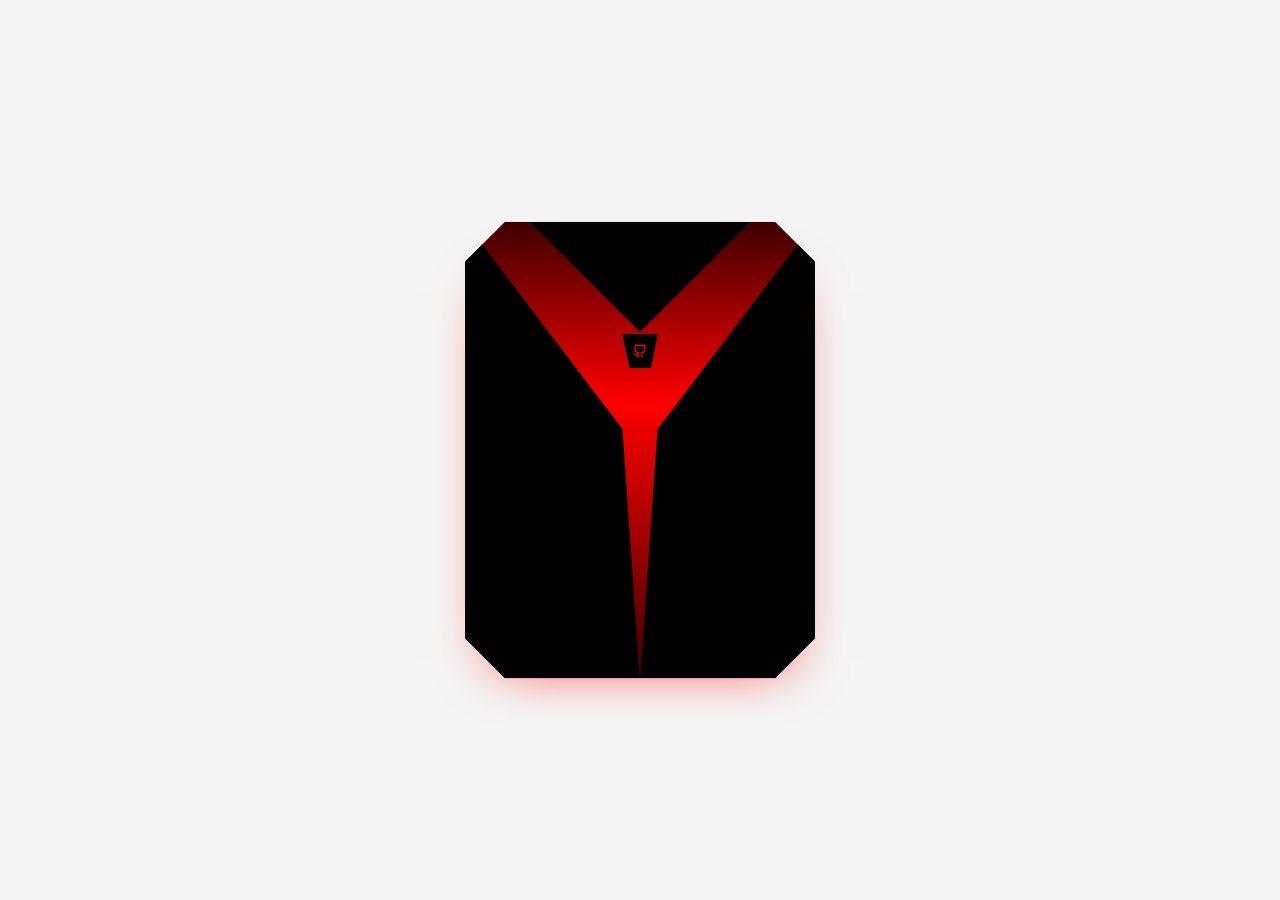
<file: new/new.html>
<!DOCTYPE html>
<html lang="en">
<head>
    <meta charset="UTF-8">
    <meta name="viewport" content="width=device-width, initial-scale=1.0">
    <title>Modern Portfolio</title>
    <link rel="stylesheet" href="styles.css">
</head>
<body>
    <div class="card">
        <div class="boxshadow"></div>
        <div class="main">
          <div class="top"></div>
          <div class="left side"></div>
          <div class="right side"></div>
          <div class="title">TITLE</div>
          <div class="button-container">
            <button class="button">
              <svg class="svg" xmlns="http://www.w3.org/2000/svg" width="24" height="24" viewBox="0 0 24 24" stroke="red" fill="none" stroke-width="2" stroke-linecap="round" stroke-linejoin="round">
                  <rect width="20" height="20" x="2" y="2" rx="5" ry="5"></rect>
                  <path d="M16 11.37A4 4 0 1 1 12.63 8 4 4 0 0 1 16 11.37z"></path>
                  <line x1="17.5" x2="17.51" y1="6.5" y2="6.5"></line>
              </svg>
            </button>
            <button class="button">
              <svg class="svg twitter" xmlns="http://www.w3.org/2000/svg" height="24" width="24" fill="red" viewBox="0 0 512 512">
                  <path d="M389.2 48h70.6L305.6 224.2 487 464H345L233.7 318.6 106.5 464H35.8L200.7 275.5 26.8 48H172.4L272.9 180.9 389.2 48zM364.4 421.8h39.1L151.1 88h-42L364.4 421.8z">
                  </path>
              </svg>
            </button>
            <button class="button">
              <svg class="svg" xmlns="http://www.w3.org/2000/svg" width="24" height="24" viewBox="0 0 24 24" fill="none" stroke="red" stroke-width="2" stroke-linecap="round" stroke-linejoin="round">
                  <path d="M15 22v-4a4.8 4.8 0 0 0-1-3.5c3 0 6-2 6-5.5.08-1.25-.27-2.48-1-3.5.28-1.15.28-2.35 0-3.5 0 0-1 0-3 1.5-2.64-.5-5.36-.5-8 0C6 2 5 2 5 2c-.3 1.15-.3 2.35 0 3.5A5.403 5.403 0 0 0 4 9c0 3.5 3 5.5 6 5.5-.39.49-.68 1.05-.85 1.65-.17.6-.22 1.23-.15 1.85v4">
                  </path>
                  <path d="M9 18c-4.51 2-5-2-7-2"></path>
              </svg>
            </button>
          </div>
        </div>
      </div>

    <script src="script.js"></script>
</body>
</html>
</file>
<file: new/styles.css>
/* Base styles */
body {
    font-family: Arial, sans-serif;
    margin: 0;
    padding: 0;
    line-height: 1.6;
    display: flex;
    justify-content: center;
    align-items: center;
    height: 100vh;
    background: #f4f4f4;
}

.card {
    position: relative;
    width: 90%; /* Use relative units */
    max-width: 300px; /* Set a max width */
    aspect-ratio: 230 / 300; /* Maintain aspect ratio */
    margin: 20px;
    transition: transform 0.3s;
}

.card .boxshadow {
    position: absolute;
    height: 100%;
    width: 100%;
    border: 1px solid red;
    transform: scale(0.8);
    box-shadow: rgb(255, 0, 0) 0px 30px 70px 0px;
    transition: all 0.5s cubic-bezier(0.785, 0.135, 0.15, 0.86);
}

.card .main {
    width: 100%;
    height: 100%;
    overflow: hidden;
    background: linear-gradient(0deg, rgb(62, 0, 0) 0%, rgb(255, 0, 0) 60%, rgb(62, 0, 0) 100%);
    position: relative;
    clip-path: polygon(0 40px, 40px 0, calc(100% - 40px) 0, 100% 40px, 100% calc(100% - 40px), calc(100% - 40px) 100%, 40px 100%, 0 calc(100% - 40px));
    box-shadow: rgb(255, 0, 0) 0px 7px 29px 0px;
    transition: all 0.3s cubic-bezier(0.785, 0.135, 0.15, 0.86);
}

.card .main .top {
    position: absolute;
    top: 0px;
    display: flex;
    justify-content: center;
    align-items: center;
    left: 50%;
    transform: translateX(-50%);
    width: 0px;
    height: 0px;
    z-index: 2;
    border-top: 50px solid black; /* Adjusted for responsiveness */
    border-left: 50px solid transparent; /* Adjusted for responsiveness */
    border-right: 50px solid transparent; /* Adjusted for responsiveness */
    transition: all 0.5s cubic-bezier(0.785, 0.135, 0.15, 0.86);
}

.card .main .side {
    position: absolute;
    width: 100%;
    top: 0;
    transform: translateX(-50%);
    height: 101%;
    background: black;
    clip-path: polygon(0% 0%, 50% 0, 95% 45%, 100% 100%, 0% 100%);
    transition: all 0.5s cubic-bezier(0.785, 0.135, 0.15, 0.86) 1s;
}

.card .main .left {
    left: 0;
}

.card .main .right {
    right: 0;
    transform: translateX(50%) scale(-1, 1);
}

.card .main .title {
    position: absolute;
    left: 50%;
    transform: translateX(-50%);
    top: 30%; /* Adjusted for responsiveness */
    font-weight: bold;
    font-size: 1.5rem; /* Adjusted for responsiveness */
    opacity: 0;
    z-index: -1;
    transition: all 0.2s ease-out 0s;
}

.card .main .button-container {
    position: absolute;
    bottom: 10px;
    left: 50%;
    transform: translateX(-50%);
}

.card .main .button-container .button {
    position: absolute;
    transform: translateX(-50%);
    padding: 5px 10px;
    clip-path: polygon(0 0, 100% 0, 81% 100%, 21% 100%);
    background: black;
    border: none;
    color: white;
    display: grid;
    place-content: center;
    transition: all 0.5s cubic-bezier(0.785, 0.135, 0.15, 0.86);
}

.card .main .button-container .button .svg {
    width: 15px;
    transition: all 0.2s cubic-bezier(0.785, 0.135, 0.15, 0.86);
}

.card .main .button-container .button:nth-child(1) {
    bottom: 300px;
    transition-delay: 0.4s;
}

.card .main .button-container .button:nth-child(2) {
    bottom: 300px;
    transition-delay: 0.6s;
}

.card .main .button-container .button:nth-child(3) {
    bottom: 300px;
    transition-delay: 0.8s;
}

.card .main .button-container .button:hover .svg {
    transform: scale(1.2);
}

.card .main .button-container .button:active .svg {
    transform: scale(0.7);
}

.card:hover .main {
    transform: scale(1.05); /* Slightly reduced scaling */
}

.card:hover .main .top {
    top: -20px; /* Adjusted for responsiveness */
}

.card:hover .main .left {
    left: -20px; /* Adjusted for responsiveness */
    transition: all 0.5s cubic-bezier(0.785, 0.135, 0.15, 0.86) 0.1s;
}

.card:hover .main .right {
    right: -20px; /* Adjusted for responsiveness */
    transition: all 0.5s cubic-bezier(0.785, 0.135, 0.15, 0.86) 0.1s;
}

.card:hover .main .title {
    opacity: 1;
    transition: all 0.2s ease-out 1.3s;
}

.card:hover .main .button-container .button:nth-child(1) {
    bottom: 80px;
    transition-delay: 0.8s;
}

.card:hover .main .button-container .button:nth-child(2) {
    bottom: 40px;
    transition-delay: 0.6s;
}

.card:hover .main .button-container .button:nth-child(3) {
    bottom: 0;
    transition-delay: 0.4s;
}

/* Media queries for responsiveness */
@media (min-width: 600px) {
    .card {
        width: 80%;
        max-width: 250px;
    }

    .card .main .top {
        border-top: 70px solid black;
        border-left: 70px solid transparent;
        border-right: 70px solid transparent;
    }

    .card .main .title {
        top: 35%;
        font-size: 2rem;
    }
}

@media (min-width: 768px) {
    .card {
        width: 70%;
        max-width: 300px;
    }

    .card .main .top {
        border-top: 90px solid black;
        border-left: 90px solid transparent;
        border-right: 90px solid transparent;
    }

    .card .main .title {
        top: 40%;
        font-size: 2.5rem;
    }
}

@media (min-width: 1024px) {
    .card {
        width: 60%;
        max-width: 350px;
    }

    .card .main .top {
        border-top: 110px solid black;
        border-left: 110px solid transparent;
        border-right: 110px solid transparent;
    }

    .card .main .title {
        top: 45%;
        font-size: 3rem;
    }
}

/* Mobile full screen */
@media (max-width: 600px) {
    .card {
        width: 100%;
        height: 100vh; /* Full height */
        max-width: none; /* Remove max-width */
        margin: 0; /* Remove margin */
    }
    
    .card .main {
        clip-path: none; /* Remove clipping for full screen */
    }
    
    .card .main .top {
        border-top: 60px solid black; /* Adjusted for full screen */
        border-left: 100% solid transparent; /* Adjusted for full screen */
        border-right: 100% solid transparent; /* Adjusted for full screen */
    }
    
    .card .main .title {
        top: 50%;
        font-size: 2rem;
    }
}
</file>
